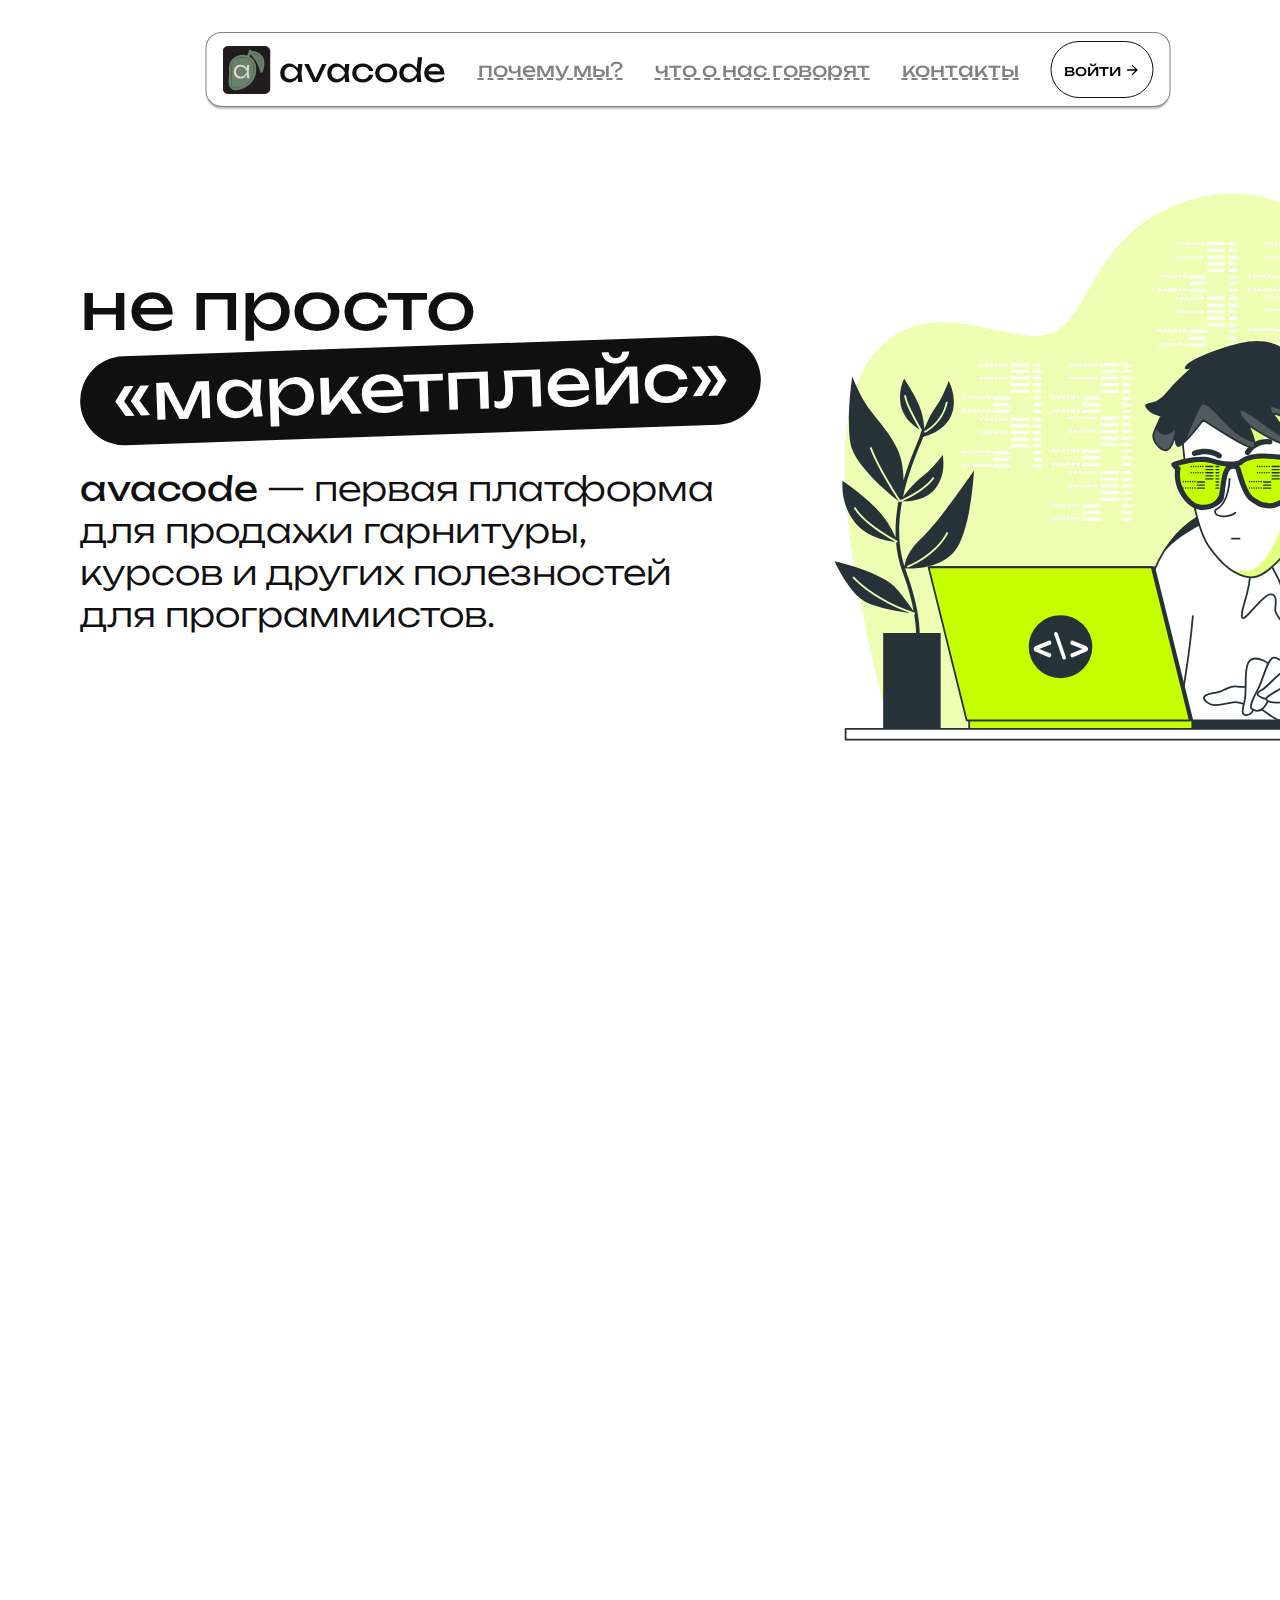
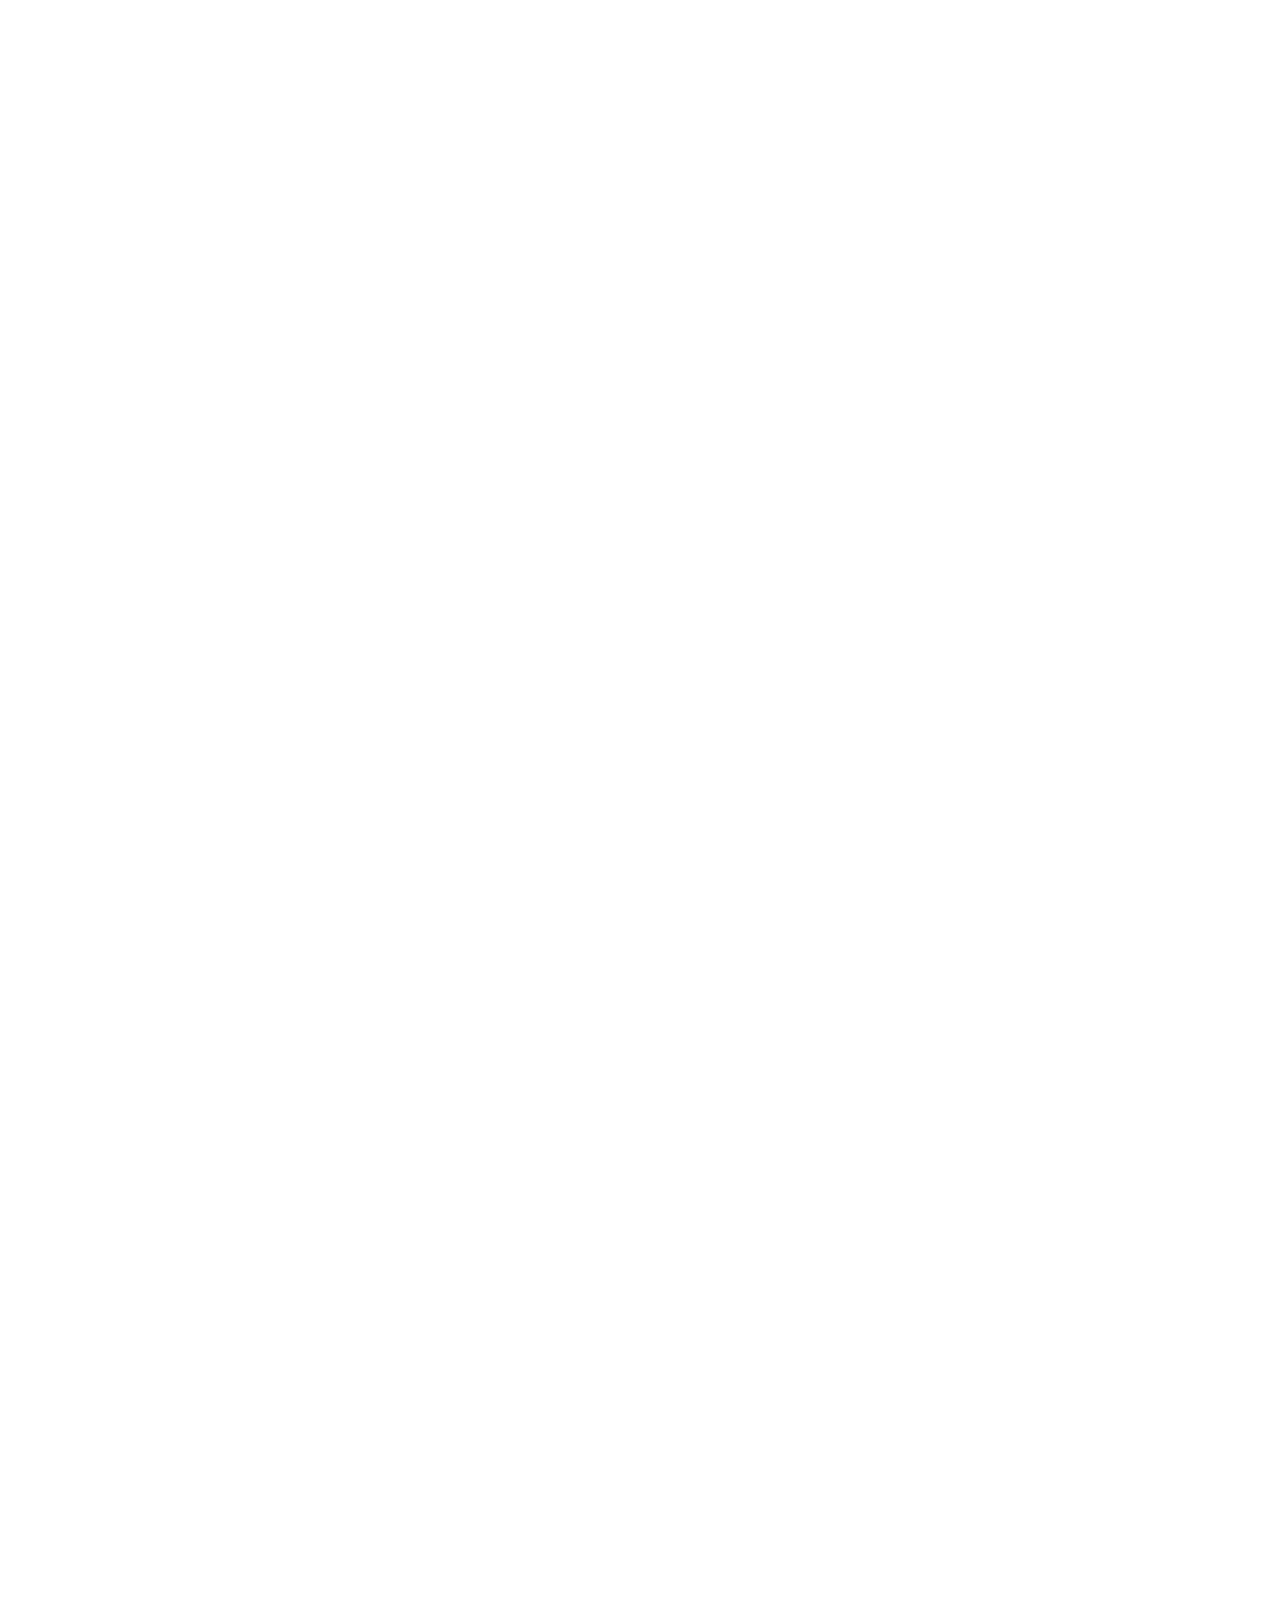
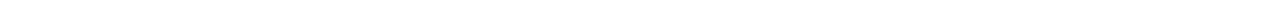
<file: misc/internship/index.html>
<!DOCTYPE html>
<html lang="ru">

<head>
    <meta name="viewport" content="width=device-width, initial-scale=1" />
    <link rel="preconnect" href="https://fonts.googleapis.com">
    <link rel="preconnect" href="https://fonts.gstatic.com" crossorigin>
    <link href="https://fonts.googleapis.com/css2?family=Unbounded:wght@200..900&display=swap" rel="stylesheet">

    <link rel="stylesheet" href="css/colors.css">
    <link rel="stylesheet" href="css/misc.css">
    <link rel="stylesheet" href="css/navbar.css">
    <link rel="stylesheet" href="css/title.css">
    <link rel="stylesheet" href="css/why-us.css">
    <link rel="stylesheet" href="css/reviews.css">
    <link rel="stylesheet" href="css/contact.css">
    <link rel="stylesheet" href="css/hamburger-menu.css">
    <link rel="stylesheet" href="css/login-dialog.css">
    <link rel="stylesheet" href="css/spinner.css">

    <link rel="icon" href="img/logo.svg">
    <title>avacode</title>
    <style>
        :root {
            font-family: Unbounded, sans-serif;
            font-feature-settings: 'liga' 1, 'calt' 1;
            /* fix for Chrome */
        }

        @supports (font-variation-settings: normal) {
            :root {
                font-family: Unbounded, sans-serif;
            }
        }
    </style>

    <script defer>
        const gid = (id) => document.getElementById(id);
        const toggle = (id) => {
            gid(id).classList.toggle("opened");
        }

        document.addEventListener("DOMContentLoaded", () => {
            gid("hamburger-toggle-button").addEventListener("click", () => toggle("hamburger-container"));
            Array.from(document.getElementsByClassName("login-button")).forEach(el => el.addEventListener("click", () => toggle("login-dialog-container")));

            const links = gid("hamburger-menu-overlay").getElementsByTagName("a");
            for (const link of links) {
                link.addEventListener("click", () => toggle("hamburger-container"));
            }
        });
    </script>

    <script defer>
        const switchModal = () => {
            gid("login-form-container").classList.toggle("switched");
            gid("login-image-container").classList.toggle("switched");
            gid("login-image-content").setAttribute("class", "");

            URL.revokeObjectURL(gid("image-content").src);
            gid("image-content").src = "";

            for(const control of gid("login-form-container").getElementsByTagName("input")) {
                if(control.type === "checkbox") control.checked = false;
                else control.value = "";
            }
        }

        const closeImageModal = () => {
            toggle("login-dialog-container");
            switchModal();
        }

        document.addEventListener("DOMContentLoaded", () => {
            gid("regular-login-button").addEventListener("click", () => {
                const form = gid("login-form-container").getElementsByTagName("form")[0];
                if (!form.checkValidity()) {
                    form.reportValidity();
                    return;
                }

                switchModal();
                window.fetch("https://cataas.com/cat").then((resp) => {
                    if (resp.ok) {
                        resp.blob().then((blob) => {
                            gid("image-content").src = URL.createObjectURL(blob);
                        })
                    }
                    else {
                        gid("login-image-error").innerText = `не удалось получить картинку с котиком: ${resp.statusText} (${resp.status})\nпожалуйста, попробуйте снова`;
                        gid("login-image-content").classList.add("fail");
                    }
                });
            });

            gid("image-content").addEventListener('load', () => {
                gid("login-image-content").classList.add("success");
            });


            gid("login-form-container").addEventListener("click", (event) => {
                const form = gid("login-form-container").getElementsByTagName("form")[0];
                if(!event.composedPath().includes(form)) {
                    toggle("login-dialog-container");
                }
            });
            gid("login-image-container").addEventListener("click", (event) => {
                const form = gid("login-image-content");
                if(!event.composedPath().includes(form)) {
                    closeImageModal();
                }
            });
        })
    </script>
</head>

<body>
    <nav id="navbar">
        <div>
            <img src="img/logo.svg" width="48" />
            <a href="#title" style="text-decoration: none;">
                <h1 id="company-title">avacode</h1>
            </a>
        </div>
        <ul>
            <li><a href="#why-us">почему мы?</a></li>
            <li><a href="#reviews">что о нас говорят</a></li>
            <li><a href="#contact">контакты</a></li>
        </ul>
        <button class="common-button login-button">
            войти
            <img src="img/arrow-forward.svg" width="16">
        </button>
    </nav>

    <div id="hamburger-container">
        <div id="hamburger-menu">
            <div>
                <button id="hamburger-toggle-button">
                    <div id="hamburger-icon" />
                </button>
                <div>
                    <img width="32" src="img/logo.svg" />
                    <p>avacode</p>
                </div>
            </div>

            <button class="common-button login-button">
                войти
                <img src="img/arrow-forward.svg" width="18">
            </button>
        </div>

        <nav id="hamburger-menu-overlay">
            <div>
                <img src="img/arrow-forward.svg" />
                <a href="#title">главная</a>
            </div>
            <div>
                <img src="img/arrow-forward.svg" />
                <a href="#why-us">почему мы?</a>
            </div>
            <div>
                <img src="img/arrow-forward.svg" />
                <a href="#reviews">что о нас говорят</a>
            </div>
            <div>
                <img src="img/arrow-forward.svg" />
                <a href="#contact">контакты</a>
            </div>
        </nav>
    </div>

    <div id="login-dialog-container">
        <div id="login-dialog-overlay"></div>
        <div id="login-form-container">
            <form>
                <div id="login-form-title">
                    <h2>вход</h2>
                    <img onclick="toggle('login-dialog-container')" src="img/close.svg" width="24" />
                </div>

                <div>
                    <label for="lf-name">логин</label>
                    <input required placeholder="petyapupkin" type="text" id="lf-name" name="username" />
                </div>
                <div>
                    <label for="lf-password">пароль</label>
                    <input required minlength="8" placeholder="yourworstnightmare" type="password" id="lf-password"
                        name="username" />
                    <a onclick="alert('соболезную!')" href="#">
                        <p>забыли пароль?</p>
                    </a>
                </div>
                <div class="form-checkbox">
                    <input type="checkbox" id="lf-remember" name="username" />
                    <label for="lf-remember">запомнить меня</label>
                </div>

                <div id="regular-login">
                    <button type="button" id="regular-login-button" class="common-button">войти</button>
                </div>
                <div id="sso-login">
                    <div>
                        <hr />
                        <p>или войти через</p>
                        <hr />
                    </div>
                    <div>
                        <button type="button" onclick="alert('на такое у меня ТОЧНО бюджета нет')"
                            class="common-button"><img src="img/companies/google.svg" width="24" /> google</button>
                        <button type="button" onclick="alert('???')" class="common-button"><img
                                src="img/companies/ok.svg" width="24" /> ok</button>
                    </div>
                </div>
            </form>
        </div>
        <div id="login-image-container">
            <div id="login-image-content">
                <img id="close-button" onclick="closeImageModal()" src="img/close.svg" width="24" />
                <img id="image-content" />
                <p id="login-image-error"></p>
                <div class="loader"></div>
            </div>
        </div>
    </div>

    <div id="section-container">
        <div id="title">
            <div>
                <p id="slogan">не просто<br /><span>&laquo;маркетплейс&raquo;</span></p>
                <p id="slogan-sub"><b>avacode</b> &mdash; первая платформа для продажи гарнитуры, курсов и других
                    полезностей для программистов.</p>
            </div>
            <img src="img/serious.svg" />
        </div>

        <div id="why-us">
            <p>почему мы?</p>
            <div>
                <div>
                    <img src="img/thief.svg">
                    <p>мы не разведём вас на деньги.</p>
                    <p>avacode использует надёжные методы для оплаты предоставляемых
                        продуктов.<br />если вам не понравится приобретённый товар, мы вернём вам деньги. <b>всё
                            настолько просто.</b></p>
                </div>
                <div>
                    <img src="img/checkmark.svg">
                    <p>большой ассортимент.</p>
                    <p>мы предоставляем самые различные продукты и сервисы для программистов. всё,
                        что вам может прийти в голову, скорее всего у нас есть.</p>
                </div>
                <div>
                    <img src="img/people.svg">
                    <p>большое сообщество.</p>
                    <p>avacode &mdash; молодая платформа, однако у неё уже есть большое сообщество,
                        к которому вы сможете обратиться по любому вопросу или предложению.</p>
                </div>
                <div>
                    <img src="img/folder.svg">
                    <p>всё в ваших руках.</p>
                    <p>при покупке курса или программного обеспечения (ПО), вы становитесь легальным
                        владельцем этого товара. мы у вас ничего не отберём.</p>
                </div>
            </div>
        </div>

        <div id="reviews">
            <p id="reviews-title">что о нас говорят</p>
            <div id="news-container">
                <div class="card">
                    <div>
                        <img src="img/news/habr.jpg" />
                    </div>
                    <div>
                        <p>вышла новая революционная платформа для программистов &mdash; avacode</p>
                    </div>
                    <div>
                        <p>Habr</p>
                    </div>
                </div>
                <div class="card">
                    <div>
                        <img src="img/news/minsknews.jpg" />
                    </div>
                    <div>
                        <p>минский стартап покорил сердце многих белорусских разработчиков</p>
                    </div>
                    <div>
                        <p>Минск-Новости</p>
                    </div>
                </div>
                <div class="card">
                    <div>
                        <img src="img/news/bbc.jpg" />
                    </div>
                    <div>
                        <p>a new developer-oriented marketplace has just opened with highly favorable reviews</p>
                    </div>
                    <div>
                        <p>BBC News</p>
                    </div>
                </div>
            </div>
            <div id="personal-reviews-container">
                <div class="card">
                    <div>
                        <img src="img/people/1.jpg" />
                    </div>
                    <div>
                        <p>&laquo;я купила курс по C++ на avacode и ни капли об этом не пожалела! лучше, чем в
                            универе!&raquo;</p>
                    </div>
                    <div>
                        <p>Татьяна, C++ разработчик в EPAM</p>
                    </div>
                </div>
                <div class="card">
                    <div>
                        <img src="img/people/3.jpg" />
                    </div>
                    <div>
                        <p>&laquo;удивили приятные цены на гарнитуру. купил механическую клавиатуру и теперь держу всю
                            квартиру на ушах. спасибо!&raquo;</p>
                    </div>
                    <div>
                        <p>Олег, Java разработчик</p>
                    </div>
                </div>
                <div class="card">
                    <div>
                        <img src="img/people/4.jpg" />
                    </div>
                    <div>
                        <p>&laquo;приобрел курс по Python, теперь являюсь менеджером проектов с ИИ!&raquo;</p>
                    </div>
                    <div>
                        <p>Евгений, PM в OpenAI</p>
                    </div>
                </div>
                <div class="card">
                    <div>
                        <img src="img/people/2.jpg" />
                    </div>
                    <div>
                        <p>&laquo;пришла на курс без опыта, была приятно удивлена подходом куратора! всё понятно и
                            просто!&raquo;</p>
                    </div>
                    <div>
                        <p>Людмила, ищет работу</p>
                    </div>
                </div>
            </div>

            <div id="reviews-sub">
                <p>не только мы верим в наш сервис.<br />попробуйте сегодня, а то пожалеете завтра.</p>
            </div>
        </div>

        <div id="contact">
            <div id="contact-info-container">
                <div id="memo-container">
                    <p id="contact-company">avacode</p>
                    <p id="contact-company-memo">где программисты растут</p>
                </div>
                <div id="contact-list-container">
                    <div>
                        <img src="img/phone.svg" width="48" />
                        <a href="tel:375291111111">
                            <p>+375-(29)-111-1111</p>
                        </a>
                    </div>
                    <div>
                        <img src="img/mail.svg" width="48" />
                        <a href="mailto:hi@ava.code">
                            <p>hi@ava.code</p>
                        </a>
                    </div>
                    <div>
                        <img src="img/twitter.svg" width="48" />
                        <a href="https://twitter.com/avacode">
                            <p>@avacode</p>
                        </a>
                    </div>
                    <a id="credit" href="https://github.com/nedoxff">
                        <p>design & code by @nedoxff</p>
                    </a>
                </div>
            </div>

            <div id="contact-form-container">
                <p>есть вопрос? задайте его!</p>
                <form>
                    <div>
                        <label for="cf-name">имя:</label>
                        <input required placeholder="Иван Иванов" type="text" id="cf-name" name="username" />
                    </div>
                    <div>
                        <label for="cf-mail">ваша почта:</label>
                        <input required placeholder="ivanivanov@mail.ru" type="email" id="cf-mail" name="email" />
                    </div>
                    <div>
                        <label for="cf-message">сообщение:</label>
                        <textarea required placeholder="кто такие формы пишет?! стыдобище!" id="cf-message"
                            name="message"></textarea>
                    </div>
                    <button class="common-button" type="submit">отправить</button>
                </form>
            </div>
        </div>
    </div>
</body>

</html>
</file>
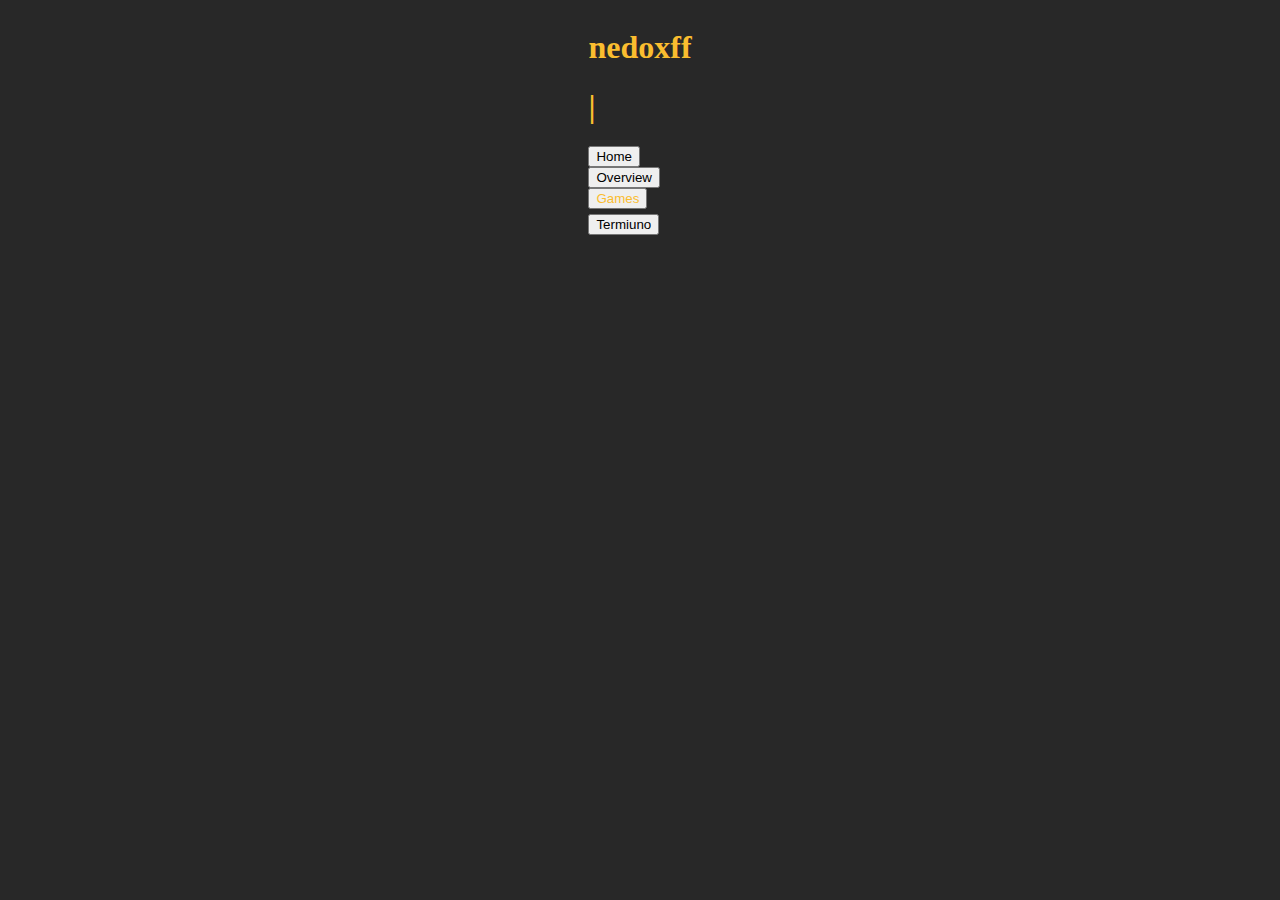
<file: games.html>
﻿<!DOCTYPE html>
<html lang="en">
<head>
    <meta charset="UTF-8">
    <title>nedoxff's page</title>
    <link rel="stylesheet" href="css/gruvbox.css">
    <link rel="stylesheet" href="css/games.css">
    <link rel="stylesheet" href="css/general.css">
    <link rel="stylesheet" href="css/mobile.css">
    <meta property="og:title" content="nedo's website">
    <meta property="og:image" content="https://avatars.githubusercontent.com/u/65343244?v=4">
    <meta name="viewport" content="width=device-width, initial-scale=1">
    <script src="https://ajax.googleapis.com/ajax/libs/jquery/3.6.0/jquery.min.js"></script>
    <script src="js/anime.min.js"></script>
    <script src="js/common.js"></script>
</head>
<body>
<div id="main-content">
    <div id="name-container">
        <h1 id="name" class="yellow">nedoxff</h1><h1 id="name-cursor" class="flashing yellow">|</h1>
    </div>
    <div id="list">
        <button class="text-button" id="home-button" onclick="transitionTo('/index.html?out')">Home</button>
        <button class="text-button" id="overview-button" onclick="transitionTo('/overview.html?out')">Overview</button>
        <button class="text-button" id="games-button">Games</button>
    </div>
    <div id="games-container">
        <div id="games-list">
            <button class="text-button" id="termiuno-button" onclick="transitionTo('/games/termiuno.html?out')">Termiuno</button>
        </div>
    </div>
</div>
</body>
</html>
</file>
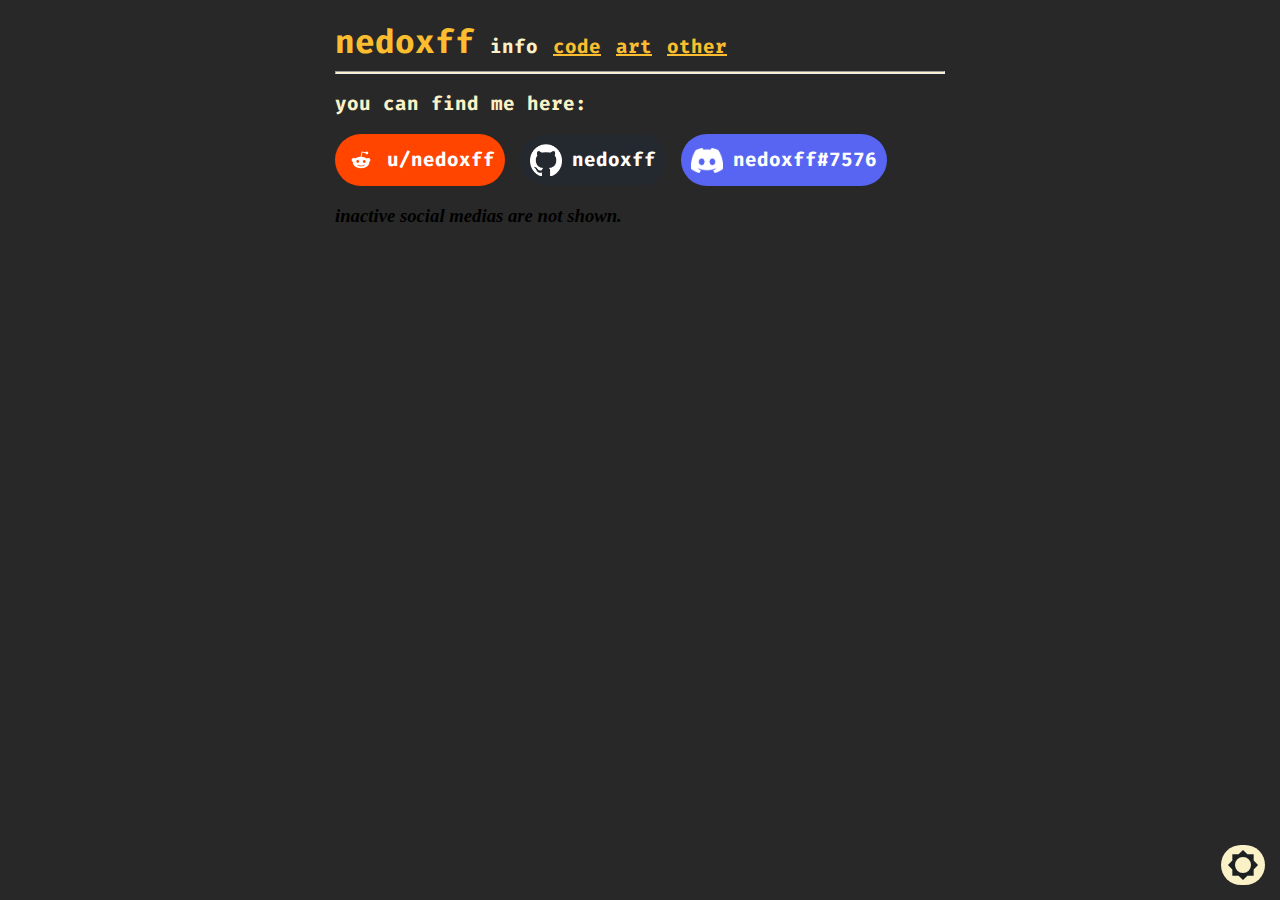
<file: info.html>
﻿<!DOCTYPE html>
<html lang="en">
<head>
    <meta charset="UTF-8">
    <meta name="viewport" content="width=device-width, initial-scale=1"/>

    <script src="https://code.jquery.com/jquery-3.6.2.min.js"></script>
    <script src="js/theme.js"></script>

    <link href="https://fonts.googleapis.com/icon?family=Material+Icons" rel="stylesheet">
    <link id="gruvbox-theme-link" rel="stylesheet">
    <link rel="stylesheet" href="css/fonts.css">
    <link rel="stylesheet" href="css/general.css">

    <title>nedoxff's website</title>

    <style>
        #main-text, .card-title, .card-description {
            color: var(--fg);
        }

        #social-medias-container {
            display: flex;
            flex-direction: row;
            flex-wrap: wrap;
        }

        .card {
            padding: 10px;
            border-radius: 50px;
            background-color: orange;
            display: flex;
            flex-direction: row;
            align-items: center;
        }
        
        .card {
            margin-left: 15px;
        }

        .social-media-link {
            text-decoration: none;
        }

        .social-media-username {
            margin: 0 0 0 10px;
            color: white;
            font-family: fira;
        }
    </style>
</head>
<body>
<button id="toggle-theme-button"><i class="material-icons" id="toggle-theme-icon">brightness_low</i></button>
<div id="content-wrapper">
    <div id="content-div">

        <div style="min-width: 0; flex-wrap: wrap; display: flex; flex-direction: row; align-items: baseline;">
            <a href="/" style="text-decoration: none"><h1 id="nickname-text">nedoxff</h1></a>
            <h3 class="selected-section">info</h3>
            <a class="section-button" href="/code"><h3>code</h3></a>
            <a class="section-button" href="/art"><h3>art</h3></a>
            <a class="section-button" href="https://www.youtube.com/watch?v=dQw4w9WgXcQ"><h3>other</h3></a>
        </div>
        <hr style="height: 1px; background-color: var(--fg); color: var(--fg);">
        <h3 id="main-text">you can find me here:</h3>
        <div id="social-medias-container">
            <a href="https://reddit.com/u/nedoxff" class="social-media-link">
                <div class="card" style="margin-left: 0; background-color: rgba(255,69,0,255)">
                    <img alt="reddit logo" class="social-media-image" src="assets/img/social_medias/reddit.png" width="32">
                    <h3 class="social-media-username">u/nedoxff</h3>
                </div>
            </a>
            <a href="https://github.com/nedoxff" class="social-media-link">
                <div class="card" style="background-color: rgba(36,41,47,255)">
                    <img alt="github logo" class="social-media-image" src="assets/img/social_medias/github.png" width="32">
                    <h3 class="social-media-username">nedoxff</h3>
                </div>
            </a>
            <div class="card" style="background-color: rgba(88,101,242,255)">
                <img alt="discord logo" class="social-media-image" src="assets/img/social_medias/discord.png" width="32">
                <h3 class="social-media-username">nedoxff#7576</h3>
            </div>
        </div>
        <h3 class="headline-text"><i>inactive social medias are not shown.</i></h3>
    </div>
</div>
</body>
</html>
</file>
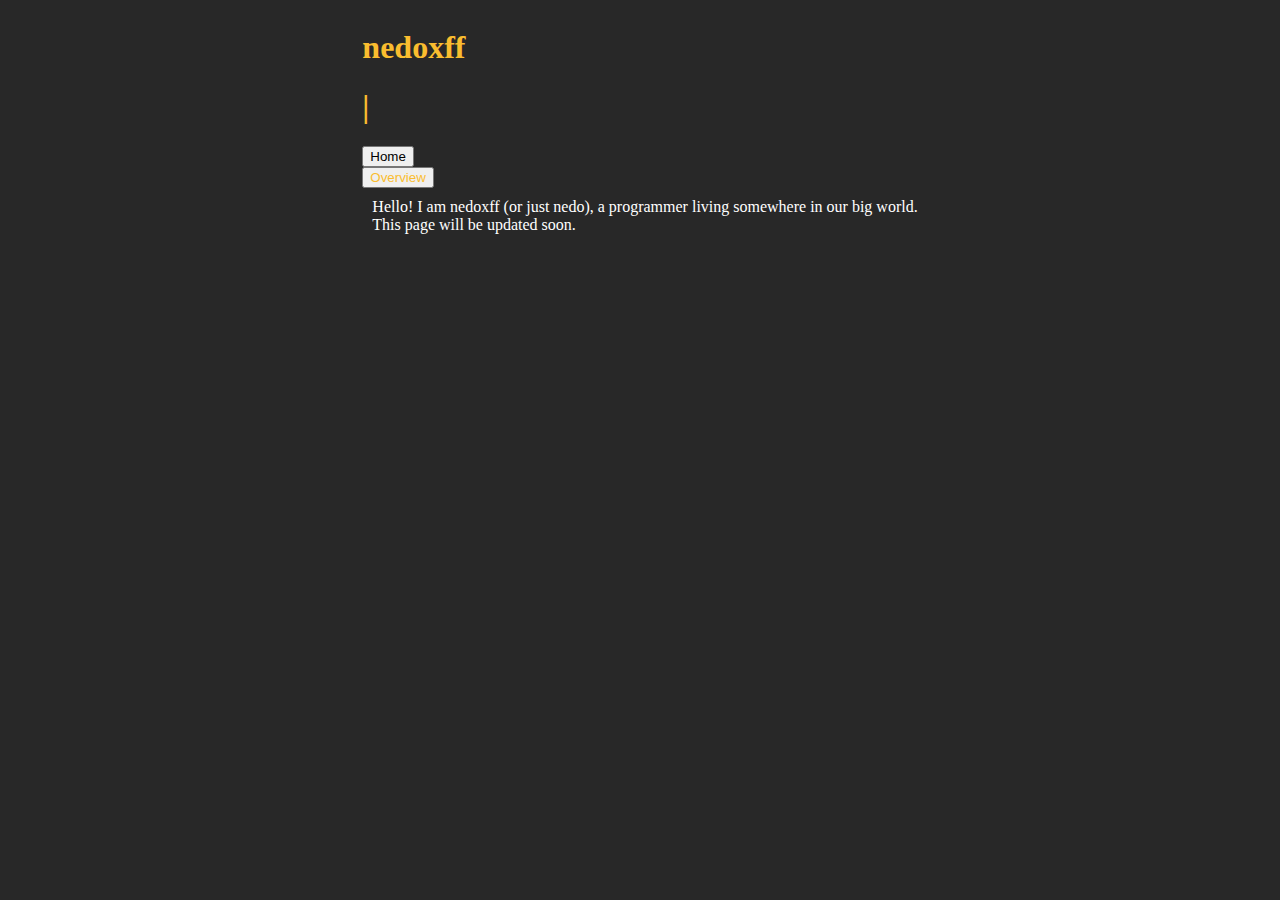
<file: overview.html>
﻿<!DOCTYPE html>
<html lang="en">
<head>
    <meta charset="UTF-8">
    <title>nedoxff's page</title>
    <link rel="stylesheet" href="css/gruvbox.css">
    <link rel="stylesheet" href="css/overview.css">
    <link rel="stylesheet" href="css/general.css">
    <link rel="stylesheet" href="css/mobile.css">
    <meta property="og:title" content="nedo's website">
    <meta property="og:image" content="https://avatars.githubusercontent.com/u/65343244?v=4">
    <meta name="viewport" content="width=device-width, initial-scale=1">
    <script src="https://ajax.googleapis.com/ajax/libs/jquery/3.6.0/jquery.min.js"></script>
    <script src="js/anime.min.js"></script>
    <script src="js/common.js"></script>
    <script src="js/overview.js"></script>
</head>
<body>
<div id="main-content">
    <div id="name-container">
        <h1 id="name" class="yellow">nedoxff</h1><h1 id="name-cursor" class="flashing yellow">|</h1>
    </div>
    <div id="list">
        <button class="text-button" id="home-button" onclick="transitionTo('/index.html?out')">Home</button>
        <button class="text-button" id="overview-button">Overview</button>
    </div>
    <div id="overview-container">
        <p>Hello! I am nedoxff (or just nedo), a programmer living somewhere in our big world.
            <br>This page will be updated soon.
        </p>
    </div>
</div>
</body>
</html>
</file>
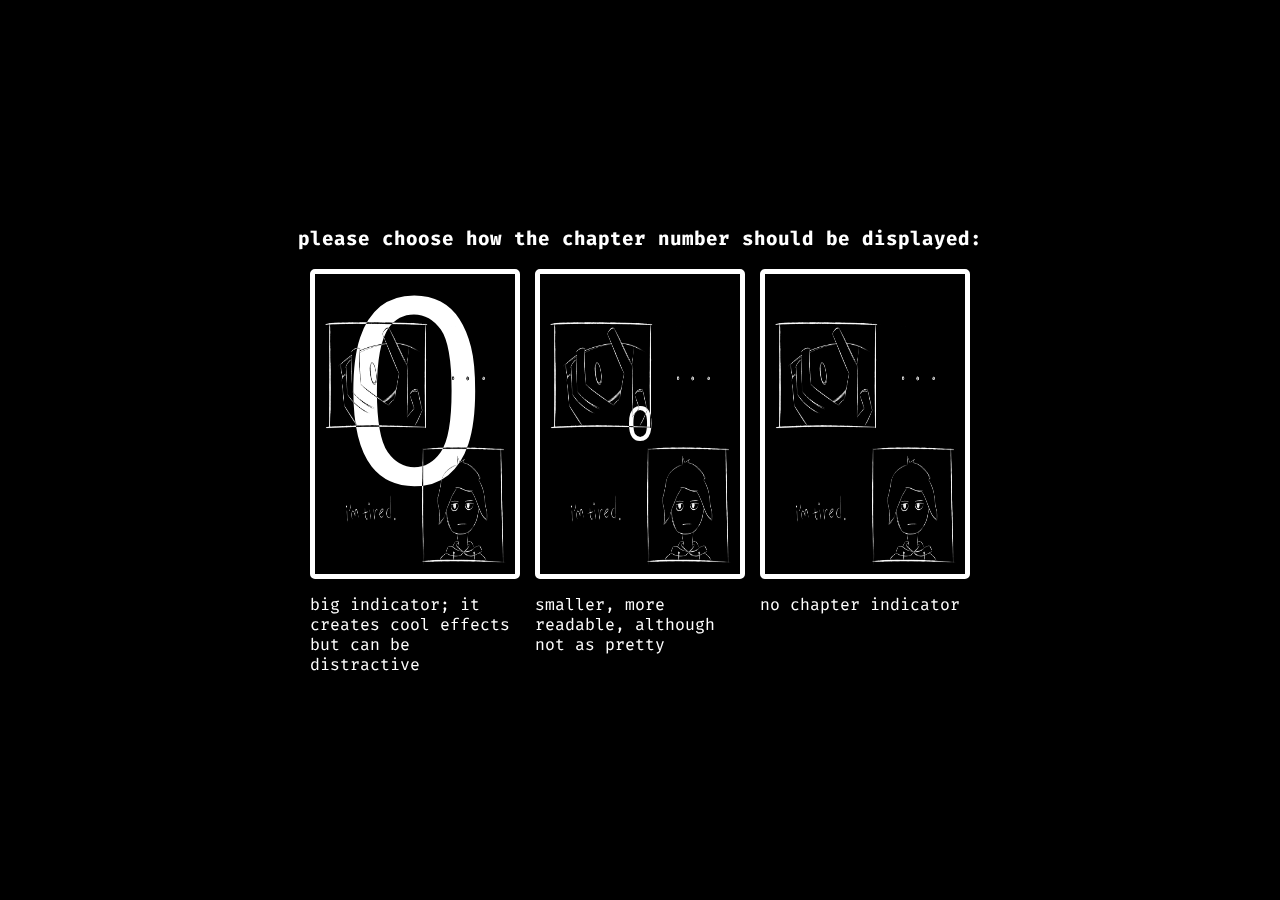
<file: projects/anger_settings.html>
﻿<!DOCTYPE html>
<html lang="en">
<head>
    <meta charset="UTF-8">
    <meta name="viewport" content="width=device-width, initial-scale=1" />

    <link rel="stylesheet" href="../css/fonts.css">
    <script src="https://code.jquery.com/jquery-3.6.2.min.js"></script>
    <script src="../js/lib/textFit.js"></script>
    <!--<script src="../js/anger.js"></script>-->

    <title>settings</title>

    <style>
        @media (max-width: 500px) {
            #type-container {
                flex-direction: column !important;
                align-items: center !important;
            }
            
            #content {
                height: max-content !important;
                overflow: scroll !important;
            }
        }
        
        body {
            margin: 0;
            background: black;
        }

        h3 {
            color: white;
        }

        #select {
            font-family: fira;
            text-align: center;
        }

        #content {
            display: flex;
            height: 100vh;
            overflow: hidden;
            flex-direction: column;
            justify-content: center;
            align-items: center;
        }
        
        #type-container {
            display: flex;
            flex-direction: row;
            flex-wrap: wrap;
            align-items: baseline;
        }
        
        .type-box:hover {
            cursor: pointer;
        }
        
        .type-box {
            margin-left: 15px;
        }
        
        .type-box-page {
            border: 5px solid white;
            border-radius: 5px;
            position: relative;
            width: 200px;
            height: 300px;
        }
        
        .type-box-text {
            mix-blend-mode: difference;
            font-family: Arial;
            /*text-align: center;
            align-self: center;*/
            /*position: absolute;
            left: 50%;
            top: 50%;*/
            color: white;
            /*transform: translate(-50%, -50%);*/
            margin: 0;
            /*width: 200px;*/
            /*height: 100%;*/
        }
        
        #fit-text {
            width: 200px;
            height: 300px;
            position: absolute;
            top: 0;
            mix-blend-mode: difference;
            font-family: Arial;
            color: white;
            user-select: none;
        }
        
        .explanation {
            font-family: fira;
            color: white;
            word-wrap: anywhere;
            max-width: 200px;
        }
        
        #smaller-id {
            user-select: none;
            font-family: Arial;
            color: white;
            position: absolute;
            left: 50%;
            top: 50%;
            mix-blend-mode: difference;
            font-size: 3rem;
            transform: translate(-50%, -50%);
            margin: 0;
        }
    </style>
    
    <script>
        $(() => {
            textFit(document.getElementById("fit-text"), {maxFontSize: 1000, alignHoriz: true, alignVert: true});
        });
        
        const save = (type) => {
            localStorage.setItem("angerIndicatorType", type);
            const href = window.location.href;
            window.location.replace(href.substring(href.indexOf("anger_settings"), null) + "anger");
        };
    </script>
</head>
<body>
<div id="content">
    <h3 id="select">please choose how the chapter number should be displayed:</h3>
    <div id="type-container">
        <div class="type-box" style="margin-left: 0;" onclick="save('large')">
            <div class="type-box-page">
                <img src="../../assets/img/anger/c0/0.png" width="200" height="300">
                <div id="fit-text">
                    0
                </div>
            </div>
            <p class="explanation">big indicator; it creates cool effects but can be distractive</p>
        </div>

        <div class="type-box" onclick="save('small')">
            <div class="type-box-page">
                <img src="../../assets/img/anger/c0/0.png" width="200" height="300">
                <p id="smaller-id">0</p>
            </div>
            <p class="explanation">smaller, more readable, although not as pretty</p>
        </div>

        <div class="type-box" onclick="save('none')">
            <div class="type-box-page">
                <img src="../../assets/img/anger/c0/0.png" width="200" height="300">
            </div>
            <p class="explanation">no chapter indicator</p>
        </div>
    </div>
</div>
</body>
</html>
</file>
<file: misc/internship/css/colors.css>
:root {
    --dark: #101010;
    --light: white;
}
</file>
<file: misc/internship/css/misc.css>
body {
    color: var(--dark);
}

html,
body {
    margin: 0;
    padding: 0;
    width: 100%;
    height: 100%;
    overflow-x: hidden;
    scroll-behavior: smooth;
}

#section-container {
    display: flex;
    flex-direction: column;
}

a {
    color: inherit;
}

p,
h1 {
    margin: 0;
}

.common-button {
    background: transparent;
    border: 1px solid var(--dark);
    border-radius: 9999px;
    padding-left: 0.75rem;
    padding-right: 0.75rem;

    font-family: "Unbounded";
    font-size: 1.75vmin;
    /* font-size: 3.5vmin; */
    cursor: pointer;

    display: flex;
    justify-content: center;
    align-items: center;
    gap: 0.25rem;

    transition-property: all;
    transition-timing-function: cubic-bezier(0.4, 0, 0.2, 1);
    transition-duration: 150ms;

    &:hover {
        color: var(--light);
        background-color: var(--dark);

        img {
            filter: invert()
        }
    }
}

@media screen and (max-width: 768px) {
    .common-button {
        font-size: 3vmin;
    }
}
</file>
<file: misc/internship/css/navbar.css>
#navbar {
    display: flex;
    flex-direction: row;
    gap: 2rem;
    
    position: fixed;
    top: 1rem;
    left: 50%;
    transform: translateX(-50%);

    width: max-content;
    margin: 3rem;
    margin-top: 1rem;
    padding: 1rem;
    padding-top: 0.5rem;
    padding-bottom: 0.5rem;

    box-shadow: 0 4px 2px -2px rgba(0, 0, 0, 0.25);
    border-radius: 16px;
    border: rgba(0, 0, 0, 0.5) 1px solid;
    background-color: var(--light);
    z-index: 10;

    > div {
        display: flex;
        flex-direction: row;
        align-items: center;
        gap: 0.5rem;

        h1 {
            font-weight: 400;
            font-size: 2rem;
        }

        a {
            text-decoration: none;
        }
    }

    > ul {
        display: flex;
        flex-direction: row;
        gap: 2rem;
        justify-content: center;
        align-items: center;
        list-style: none;
        padding-left: 0;

        a {
            font-size: 1.25rem;
            color: grey;
            text-decoration-style: dashed;

            &:hover {
                color: var(--dark)
            }
        }
    }
}

@media screen and (max-width: 768px) {
    #navbar {
        display: none;
    }
}
</file>
<file: misc/internship/css/title.css>
#title {
    height: 100vh;
    display: flex;
    flex-direction: row;
    justify-content: start;
    align-items: center;
    padding-left: 5rem;
    padding-right: 5rem;

    div {
        display: flex;
        flex-direction: column;
        gap: 2rem;

        #slogan {
            font-size: 7.25vmin;

            span {
                display: flex;
                justify-content: center;
                align-items: center;
            
                background-color: var(--dark);
                color: var(--light);
            
                padding-left: 2rem;
                padding-right: 2rem;
                padding-bottom: 0.5rem;
                border-radius: 9999px;
            
                transform: rotateZ(-2deg)
            }
        }

        #slogan-sub {
            font-weight: 300;
            font-size: 3.75vmin;
            max-width: 50vw;
        }
    }

    img {
        width: 100%;
        height: 100%;
        transform: scaleX(-1)
    }
}

@media screen and (max-width: 768px) {
    #title {
        height: unset;
        flex-direction: column;
        padding: 0;
        padding-top: 5rem;

        div {
            padding-left: 3rem;
            padding-right: 3rem;

            #slogan {
                font-size: 7vmin;
            }

            #slogan-sub {
                font-weight: 300;
                font-size: 5vmin;
                max-width: max-content;
            }
        }

        img {
            margin-top: -2rem;
        }
    }
}
</file>
<file: misc/internship/css/why-us.css>
#why-us {
    height: 100dvh;
    background-color: var(--dark);
    display: flex;
    flex-direction: column;
    align-items: center;
    padding-top: 2rem;
    gap: 2rem;

    >p {
        font-size: 5vmin;
        font-weight: 500;
        text-decoration: wavy underline var(--light) 2px;
        color: var(--light);
    }

    >div {
        padding: 1rem;
        margin: 1rem;
        display: grid;
        width: 75%;
        height: 100%;
        grid-template-columns: 1fr 1fr;
        grid-template-rows: min-content min-content;
        gap: 20px;

        div {
            border: 1px var(--light) solid;
            border-radius: 16px;
            display: flex;
            flex-direction: column;
            gap: 1rem;
            padding: 2rem;
            align-items: center;

            transition-property: all;
            transition-timing-function: cubic-bezier(0.4, 0, 0.2, 1);
            transition-duration: 150ms;

            &:hover {
                transform: scale(102.5%)
            }

            img {
                width: 15%;
            }

            color: var(--light);

            p:first-of-type {
                font-size: 3.25vmin;
            }

            p:last-of-type {
                font-size: 2.5vmin;
                font-weight: 300;
            }
        }
    }
}

@media screen and (max-width: 768px) {
    #why-us {
        height: unset;
        gap: 1rem;
        padding-bottom: 2rem;

        >p {
            font-size: 7vmin;
        }

        >div {
            grid-template-columns: 1fr;
            margin: 0;
            width: 90%;

            div {
                p:first-of-type {
                    font-size: 5vmin;
                    text-align: center;
                }

                p:last-of-type {
                    font-size: 4vmin;
                    font-weight: 300;
                    hyphens: auto;
                }

                img {
                    width: 25%;
                }
            }
        }
    }
}
</file>
<file: misc/internship/css/reviews.css>
#reviews {
    min-height: 100dvh;
    background-color: var(--light);
    display: flex;
    flex-direction: column;
    align-items: center;
    padding-top: 2rem;
    padding-bottom: 2rem;
    gap: 2rem;

    > p {
        font-size: 5vmin;
        font-weight: 500;
        text-decoration: wavy underline var(--dark) 2px;
        color: var(--dark);
    }

    #news-container {
        margin-top: 1rem;
        display: flex;
        flex-direction: row;
        justify-content: center;
        align-items: center;
        gap: 2rem;

        .card:where(:nth-child(1), :nth-child(3)) {
            transform: rotate(-2deg)
        }

        .card:nth-child(2) {
            transform: rotate(2deg)
        }

        .card:hover {
            transform: scale(102.5%)
        }
    }

    #personal-reviews-container {
        margin-top: 1rem;
        display: flex;
        flex-direction: row;
        justify-content: center;
        flex-wrap: wrap;
        align-items: center;
        gap: 2rem;
        max-width: 75vw;

        .card:where(:nth-child(1), :nth-child(4)) {
            transform: rotate(-2deg)
        }

        .card:where(:nth-child(2), :nth-child(3)) {
            transform: rotate(2deg)
        }

        .card:hover {
            transform: scale(102.5%)
        }
    }

    #reviews-sub {
        margin: 0;
        flex-grow: 1;
        font-size: 4vmin;
        text-align: center;
        display: flex;
        align-items: center;
    }
}

.card {
    border: 1px solid black;
    border-radius: 16px;
    padding: 1rem;

    display: grid;
    grid-template-columns: 0.2fr 1.8fr;
    grid-template-rows: 1.8fr 0.2fr;
    gap: 0 1rem;
    grid-auto-flow: row;
    grid-template-areas:
        "icon title"
        "icon agency";

    max-width: 25vw;

    transition-property: all;
    transition-timing-function: cubic-bezier(0.4, 0, 0.2, 1);
    transition-duration: 150ms;

    /* icon */
    div:nth-of-type(1) {
        grid-area: icon;
        height: 100%;
        width: 100%;
        border-right: 1px solid black;
        padding-right: 0.45rem;

        img {
            width: 100%;
            border-radius: 9999px;
        }
    }

    /* title */
    div:nth-of-type(2) {
        grid-area: title;

        p {
            font-size: 1.25rem;
        }
    }

    /* agency */
    div:nth-of-type(3) {
        grid-area: agency;

        p {
            font-size: 1rem;
            color: grey;
            font-weight: 300;
        }   
    }
}

@media screen and (max-width: 768px) {
    #reviews {
        height: unset;
        gap: 0rem;

        > p {
            font-size: 7vmin;
        }

        #news-container, #personal-reviews-container {
            flex-direction: column;
            gap: 1rem;

            .card {
                transform: rotate(0) !important;
            }
        }

        #news-container {
            margin-top: 2rem;
        }

        #personal-reviews-container {
            max-width: unset;
        }

        #reviews-sub {
            padding-top: 2rem;
            padding-left: 1rem;
            font-size: 4vmin;
            padding-right: 1rem;
        }
    }
    
    .card {
        max-width: 70vw;

        div:nth-of-type(2) {    
            p {
                font-size: 3.25vmin;                
                hyphens: auto;
            }
        }

        div:nth-of-type(3) {
            p {
                font-size: 3vmin;
            }   
        }
    }
}
</file>
<file: misc/internship/css/contact.css>
#contact {
    padding-top: 2rem;
    padding-bottom: 2rem;
    width: 100dvw;
    background-color: var(--dark);

    display: flex;
    flex-direction: row;
    justify-content: space-between;

    #contact-info-container {
        margin-left: 5rem;
        display: flex;
        flex-direction: column;
        justify-content: space-around;
        gap: 2rem;

        #memo-container {
            p {
                color: var(--light);
            }

            p:first-of-type {
                font-size: 5vmin;
                font-weight: 600;
            }

            p:last-of-type {
                font-size: 2.5vmin;
            }
        }

        #contact-list-container {
            display: flex;
            flex-direction: column;

            >div {
                display: inline-flex;
                flex-direction: row;
                align-items: center;
                gap: 1rem;
            }

            a {
                color: var(--light);
                font-size: 3.5vmin;
            }

            a#credit {
                text-decoration: var(--light) 2px dotted underline;
                font-size: 2vmin;
                font-weight: 300;
            }
        }
    }

    #contact-form-container {
        margin-right: 5rem;
        width: 40%;
        height: 40vh;
        display: flex;
        flex-direction: column;
        align-items: end;
        gap: 1rem;

        p {
            color: var(--light);
            font-size: 2.5vmin;
        }

        form {
            width: 100%;
            height: 100%;
            border-radius: 16px;
            border: 1px var(--light) solid;
            padding: 1rem;

            display: flex;
            flex-direction: column;
            gap: 1rem;

            div {
                font-size: 2vmin;
                display: flex;
                flex-direction: column;
                gap: 0.25rem;
                color: var(--light);
            }

            input,
            textarea {
                background-color: var(--dark);
                border: 1px solid var(--light);
                border-radius: 9999px;
                padding: 0.5rem;
                color: var(--light);
                font-family: "Unbounded";
                font-weight: 300;
                flex-grow: 1;
                width: auto;
            }

            textarea {
                border-radius: 16px;
            }

            input:invalid, textarea:invalid {
                border: 1px solid brown;
            }

            div:last-of-type {
                flex-grow: 1;
            }

            .common-button {
                align-self: flex-end;
                color: var(--light);
                border: 1px solid var(--light);
                padding: 0.75rem;

                &:hover {
                    color: var(--dark);
                    background-color: var(--light);
                }
            }

            label {
                text-wrap: nowrap;
            }
        }
    }
}

@media screen and (max-width: 768px) {
    #contact {
        flex-direction: column;
        align-items: center;

        #contact-info-container {
            width: 100%;
            margin-left: 0;
            justify-content: center;
            align-items: center;
            gap: 2rem;

            #memo-container {
                display: flex;
                flex-direction: column;
                align-items: center;

                p:first-of-type {
                    font-size: 10vmin;
                }

                p:last-of-type {
                    font-size: 4.5vmin;
                }
            }

            #contact-list-container {
                display: flex;
                flex-direction: column;

                >div {
                    display: inline-flex;
                    flex-direction: row;
                    align-items: center;
                    gap: 1rem;
                }

                img {
                    width: 48px;
                }

                a {
                    color: var(--light);
                    font-size: 6vmin;
                }

                a#credit {
                    text-decoration: var(--light) 2px dotted underline;
                    font-size: 4vmin;
                    font-weight: 300;
                    align-self: center;
                }
            }
        }

        #contact-form-container {
            margin-top: 2rem;
            margin-right: 0;
            width: 85%;
            height: unset;
            align-items: center;

            p {
                font-size: 4.5vmin;
            }

            form {
                div {
                    font-size: 4vmin;
                    display: flex;
                    flex-direction: column;
                }

                input, textarea {
                    width: auto;
                }
            }

        }
    }
}
</file>
<file: misc/internship/css/hamburger-menu.css>
#hamburger-container {
    display: none;
    pointer-events: none;
}

@media screen and (max-width: 768px) {
    #hamburger-container {
        display: block;
        pointer-events: all;

        #hamburger-menu {
            position: fixed;
            top: 0;
            left: 0;

            padding-left: 1rem;
            padding-right: 1rem;
            padding-top: 0.75rem;
            padding-bottom: 0.75rem;

            width: calc(100dvw - 2rem);
            display: flex;
            flex-direction: row;
            justify-content: space-between;

            box-shadow: 0 4px 2px -2px rgba(0, 0, 0, 0.25);
            border: rgba(0, 0, 0, 0.5) 1px solid;
            border-bottom-left-radius: 16px;
            border-bottom-right-radius: 16px;
            background-color: var(--light);
            z-index: 10;

            >div {
                display: flex;
                flex-direction: row;
                gap: 1rem;

                button {
                    background: transparent;
                    border: none;
                    padding: 0;

                    >div {
                        width: 32px;
                        height: 32px;
                        background: url(../img/burger.svg);
                        background-size: 100% 100%;
                    }
                }

                >div {
                    display: flex;
                    flex-direction: row;
                    align-items: center;
                    gap: 0.5rem;
                    font-size: 5vmin;
                }
            }
        }

        #hamburger-menu-overlay {
            margin: 0;
            width: 100dvw;
            height: 100dvh;
            background-color: var(--light);
            position: fixed;
            top: 0;
            left: 0;
            z-index: 9;

            display: flex;
            flex-direction: column;
            gap: 1rem;

            transform: translateX(-100%);
            transition-property: all;
            transition-timing-function: cubic-bezier(0.4, 0, 0.2, 1);
            transition-duration: 500ms;

            padding-top: 7rem;
            padding-bottom: 7rem;
            padding-left: 3rem;
            padding-right: 3rem;

            >div {
                display: flex;
                flex-direction: row;
                gap: 2rem;

                a {
                    text-decoration: 1px underline dotted var(--dark);
                    font-size: 5.5vmin;
                }
            }
        }

        &[class="opened"] {
            #hamburger-menu {
                button {
                    >div {
                        background: url(../img/close.svg);
                        background-size: 100% 100%;
                    }
                }
            }

            #hamburger-menu-overlay {
                transform: translateX(0);
            }
        }
    }
}
</file>
<file: misc/internship/css/login-dialog.css>
#login-dialog-container {
    #login-dialog-overlay {
        width: 100dvw;
        height: 100dvh;
        background-color: rgba(255, 255, 255, 0.75);
        z-index: 10;
        position: fixed;
        top: 0;
        left: 0;
        pointer-events: all;
    }

    #login-image-container {
        &:not([class="switched"]) {
            display: none;
            pointer-events: none;
        }

        display: flex;
        justify-content: center;
        align-items: center;
        width: 100dvw;
        height: 100dvh;
        z-index: 12;
        position: fixed;

        #login-image-content {
            display: flex;
            flex-direction: column;
            gap: 0.5rem;

            
            background-color: white;
            padding: 1rem;
            border-radius: 1rem;
            box-shadow: rgba(0, 0, 0, 0.16) 0px 10px 36px 0px,
            rgba(0, 0, 0, 0.06) 0px 0px 0px 1px;

            #close-button:hover {
                cursor: pointer;
            }

            #close-button {
                align-self: flex-end;
            }

            #login-image-error {
                color: brown;
                text-align: center;
            }

            #image-content {
                max-height: 80dvh;
                max-width: 90dvw;
                border-radius: 12px;
            }

            &[class="success"] {
                #login-image-error {
                    display: none;
                }
            }

            &[class="success"], &[class="fail"] {
                .loader {
                    display: none;
                }
            }

            &:not([class="success"]):not([class="fail"]) {
                #close-button, #login-image-error, #image-content {
                    display: none;
                }
            }
        }
    }

    #login-form-container {
        display: flex;
        justify-content: center;
        align-items: center;
        width: 100dvw;
        height: 100dvh;
        z-index: 12;
        position: fixed;

        &[class="switched"] {
            display: none;
            pointer-events: none;
        }

        form {
            background-color: white;
            padding: 1rem;
            border-radius: 1rem;
            box-shadow: rgba(0, 0, 0, 0.16) 0px 10px 36px 0px, rgba(0, 0, 0, 0.06) 0px 0px 0px 1px;

            display: flex;
            flex-direction: column;
            justify-content: start;
            min-width: 25vw;
            gap: 1rem;

            div {
                display: flex;
                flex-direction: column;
                gap: 0.25rem;
            }

            div#login-form-title {
                display: flex;
                flex-direction: row;
                justify-content: space-between;
                margin-bottom: 1rem;

                img:hover {
                    cursor: pointer;
                }
            }

            div.form-checkbox {
                flex-direction: row;
                align-items: center;
                font-weight: 300;
                font-size: 1rem;
                gap: 0.5rem;
            }

            input {
                background-color: var(--light);
                border: 1px solid var(--dark);
                border-radius: 9999px;
                padding: 0.5rem;
                color: var(--dark);
                font-family: "Unbounded";
                font-weight: 300;
                width: auto;
            }

            input[type="checkbox"] {
                padding: 0;
                margin: 0;
                accent-color: var(--brand);
            }

            input:invalid,
            textarea:invalid {
                border: 1px solid brown;
            }

            div#regular-login {
                display: flex;
                flex-direction: column;
                gap: 0.5rem;
            }

            div>a {
                font-weight: 300;
                font-size: 0.8rem;
            }

            button.common-button {
                width: 100%;
                padding-top: 0.5rem;
                padding-bottom: 0.5rem;
                align-self: center;
            }

            div#sso-login {
                display: flex;
                flex-direction: column;
                gap: 0.5rem;
                margin-top: 1rem;

                div:first-of-type {
                    display: flex;
                    flex-direction: row;
                    align-items: center;
                }

                div:not(:first-of-type) {
                    display: flex;
                    flex-direction: row;
                }

                hr {
                    display: block;
                    height: 1px;
                    border: 0;
                    border-top: 1px solid #ccc;
                    padding: 0;
                    flex-grow: 1;
                }

                p {
                    font-weight: 300;
                    font-size: 0.9rem;
                }
            }
        }
    }

    &:not([class="opened"]) {
        #login-dialog-overlay, #login-form-container {
            display: none;
            pointer-events: none;
        }
    }
}

@media screen and (max-width: 768px) {
    #login-dialog-container {
        #login-form-container {
            form {
                min-width: 85dvw;
            }
        }
    }

    #login-image-container {
        #image-content {
            max-height: unset;
            max-width: 80dvw;
            max-height: 90dvh;
        }
        
        div {
            max-width: 80dvw;
        }
    }
}
</file>
<file: misc/internship/css/spinner.css>
/* HTML: <div class="loader"></div> */
.loader {
    transform: scale(0.5);
    width: 100px;
    height: 40px;
    --g: radial-gradient(farthest-side,#000 calc(95% - 3px),#fff calc(100% - 3px) 98%,#0000 101%) no-repeat;
    background: var(--g), var(--g), var(--g);
    background-size: 30px 30px;
    animation: l9 1s infinite alternate;
  }
  @keyframes l9 {
    0% {
      background-position: 0 50%, 50% 50%, 100% 50%;
    }
    20% {
      background-position: 0 0, 50% 50%, 100% 50%;
    }
    40% {
      background-position: 0 100%, 50% 0, 100% 50%;
    }
    60% {
      background-position: 0 50%, 50% 100%, 100% 0;
    }
    80% {
      background-position: 0 50%, 50% 50%, 100% 100%;
    }
    100% {
      background-position: 0 50%, 50% 50%, 100% 50%;
    }
  }
</file>
<file: css/gruvbox.css>
﻿/* https://github.com/YV31/gruvbox-css */

:root {
    --bg_h: #1d2021;
    --bg:   #282828;
    --bg_s: #32302f;
    --bg1:  #3c3836;
    --bg2:  #504945;
    --bg3:  #665c54;
    --bg4:  #7c6f64;

    --fg:  #fbf1c7;
    --fg1: #ebdbb2;
    --fg2: #d5c4a1;
    --fg3: #bdae93;
    --fg4: #a89984;

    --red:    #fb4934;
    --green:  #b8bb26;
    --yellow: #fabd2f;
    --blue:   #83a598;
    --purple: #d3869b;
    --aqua:   #8ec07c;
    --gray:   #928374;
    --orange: #fe8019;

    --red-dim:    #cc2412;
    --green-dim:  #98971a;
    --yellow-dim: #d79921;
    --blue-dim:   #458588;
    --purple-dim: #b16286;
    --aqua-dim:   #689d6a;
    --gray-dim:   #a89984;
    --orange-dim: #d65d0e;
}

/* Normal Colors */

.red {
    color: var(--red);
}

.green {
    color: var(--green);
}

.yellow {
    color: var(--yellow);
}

.blue {
    color: var(--blue);
}

.purple {
    color: var(--purple);
}

.aqua {
    color: var(--aqua);
}

.gray {
    color: var(--gray);
}

.orange {
    color: var(--orange);
}

/* Dim Colors */

.red-dim {
    color: var(--red-dim);
}

.green-dim {
    color: var(--green-dim);
}

.yellow-dim {
    color: var(--yellow-dim);
}

.blue-dim {
    color: var(--blue-dim);
}

.purple-dim {
    color: var(--purple-dim);
}

.aqua-dim {
    color: var(--aqua-dim);
}

.gray-dim {
    color: var(--gray-dim);
}

.orange-dim {
    color: var(--orange-dim);
}

/* Foreground Colors */

.fg {
    color: var(--fg);
}

.fg1 {
    color: var(--fg1);
}

.fg2 {
    color: var(--fg2);
}

.fg3 {
    color: var(--fg3);
}

.fg4 {
    color: var(--fg4);
}

/* Background Colors */

.bg-hard {
    color: var(--bg_h);
}

.bg {
    color: var(--bg);
}

.bg-soft {
    color: var(--bg_s);
}

.bg1 {
    color: var(--bg1);
}

.bg2 {
    color: var(--bg2);
}

.bg3 {
    color: var(--bg3);
}

.bg4 {
    color: var(--bg4);
}
</file>
<file: css/games.css>
﻿#overview-container
{
    grid-column: 2;
    width: 100%;
    height: 100%;
    display: flex;
    justify-content: center;
}

#games-button
{
    color: var(--yellow);
    cursor: revert;
}

#home-button, #overview-button
{
    display: block;
}

#games-container
{
    display: inline-block;
    grid-column: 2;
    grid-row: 1;
    margin-top: 5px;
}
</file>
<file: css/general.css>
﻿body {
    background-color: var(--bg);
    display: flex;
    justify-content: center;
}

@media (max-width: 500px) {
    #content-wrapper
    {
        width: 100vw !important;
    }
}

#content-wrapper {
    display: flex;
    justify-content: center;
    width: 50vw;
}

#toggle-theme-button
{
    border-radius: 50px;
    background: var(--fg);
    border: none;
    height: 2.5rem;
    position: fixed;
    right: 15px;
    bottom: 15px;
}

#toggle-theme-button:hover {
    cursor: pointer;
}

#toggle-theme-icon
{
    color: var(--bg_h);
    vertical-align: middle;
    font-size: 2rem;
}

#content-div
{
    width: 100%;
    padding: 15px;
}

#nickname-text, .section-button, .selected-section, .card-filename, .card-description, #main-text {
    font-family: fira,sans-serif;
}

#nickname-text, .section-button {
    color: var(--yellow);
}

#nickname-text, .section-button > h3, .selected-section {
    margin: 0;
}

.selected-section {
    color: var(--fg);
    margin-left: 15px;
    user-select: none;
}

.section-button {
    margin-left: 15px;
    text-decoration-color: var(--yellow);
    text-decoration-thickness: 2px;
}
</file>
<file: css/mobile.css>
﻿@media(max-width: 500px)
{
    #list
    {
        visibility: collapse;
    }

    #name-container
    {
        visibility: collapse;
    }
    
    div:not(#name-container):not(#list)
    {
        grid-column: 1;
        grid-row: 1;
        width: 100vw;
        height: 100vh;
    }
}
</file>
<file: css/fonts.css>
﻿@font-face {
    font-family: fira;
    src: url("../assets/fonts/FiraCode.woff2");
}

@font-face {
    font-family: arial;
    src: url("../assets/fonts/Arial.ttf");
}
</file>
<file: css/overview.css>
﻿#overview-button
{
    color: var(--yellow);
    cursor: revert;
}

#home-button, #overview-button
{
    display: block;
}

#overview-container
{
    grid-column: 2;
    width: 100%;
    height: 100%;
    display: flex;
    justify-content: center;
}

#overview-container > *
{
    color: white;
    font-family: "JetBrains Mono";
    margin: 10px 0px 0px 10px;
    font-size: 1rem;
}
</file>
